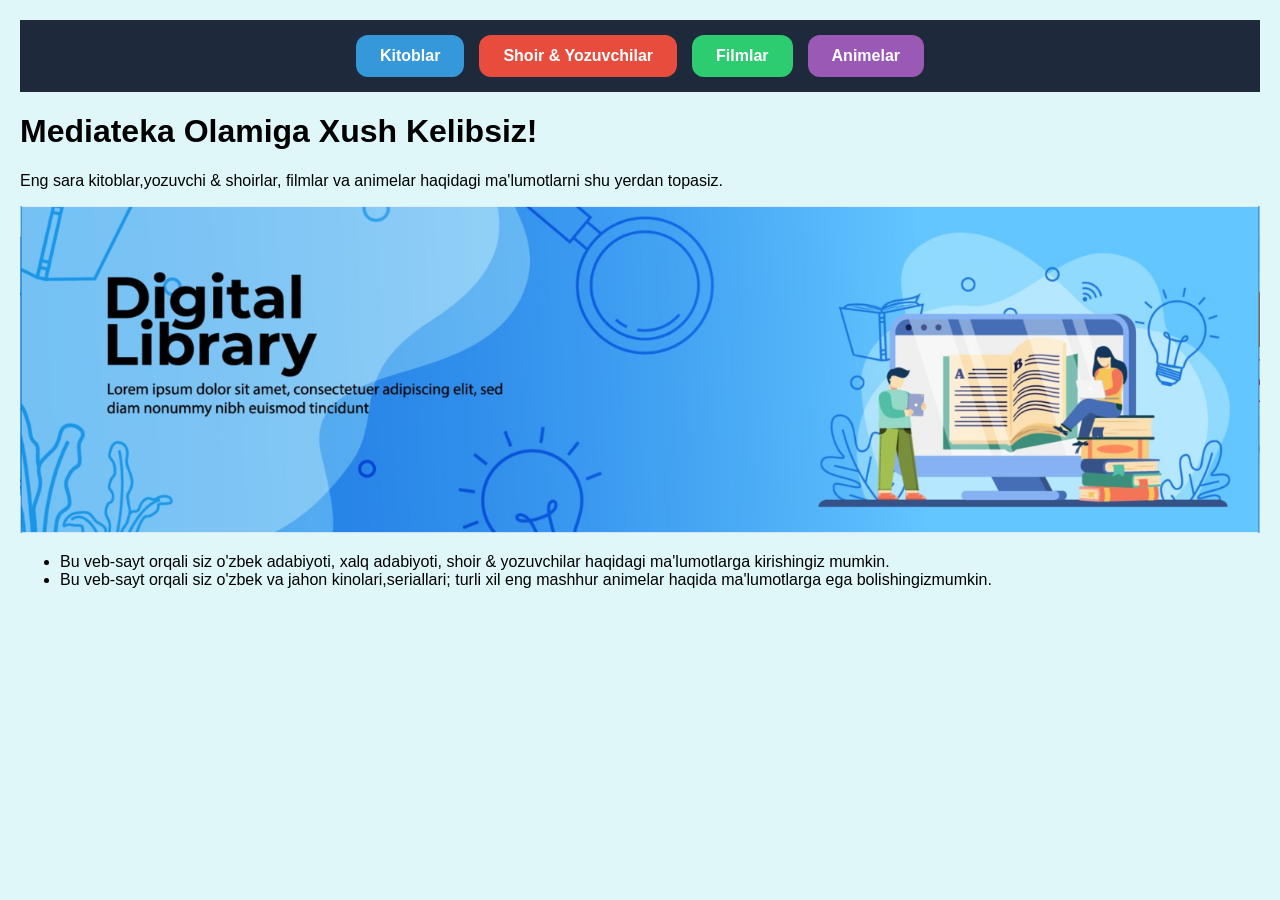
<file: index.html>
<!DOCTYPE html>
<html>

<head>
    <title>Mediateka.com</title>
    <link rel="stylesheet" href="dizayn.css">
</head>

<body>
<nav class="navbar">
  <a href="kitob.html" class="nav-btn kitoblar">Kitoblar</a>
  <a href="shoir.html" class="nav-btn shoirlar">Shoir & Yozuvchilar</a>
  <a href="film.html" class="nav-btn filmlar">Filmlar</a>
  <a href="anime.html" class="nav-btn animelar">Animelar</a>
</nav>

<header class="hero">
  <h1>Mediateka Olamiga Xush Kelibsiz!</h1>
  <p>Eng sara kitoblar,yozuvchi & shoirlar, filmlar va animelar haqidagi ma'lumotlarni shu yerdan topasiz.</p>
 <img src="rasmlar/mediateka.jpg" width=100%;>
 <p> <ul><li> Bu veb-sayt orqali siz o'zbek adabiyoti, xalq adabiyoti, shoir & yozuvchilar haqidagi ma'lumotlarga kirishingiz mumkin.</li>
<li>Bu veb-sayt orqali siz o'zbek va jahon kinolari,seriallari; turli xil eng mashhur animelar haqida ma'lumotlarga ega bolishingizmumkin.</li></p>
</header>
</body></html>
</file>
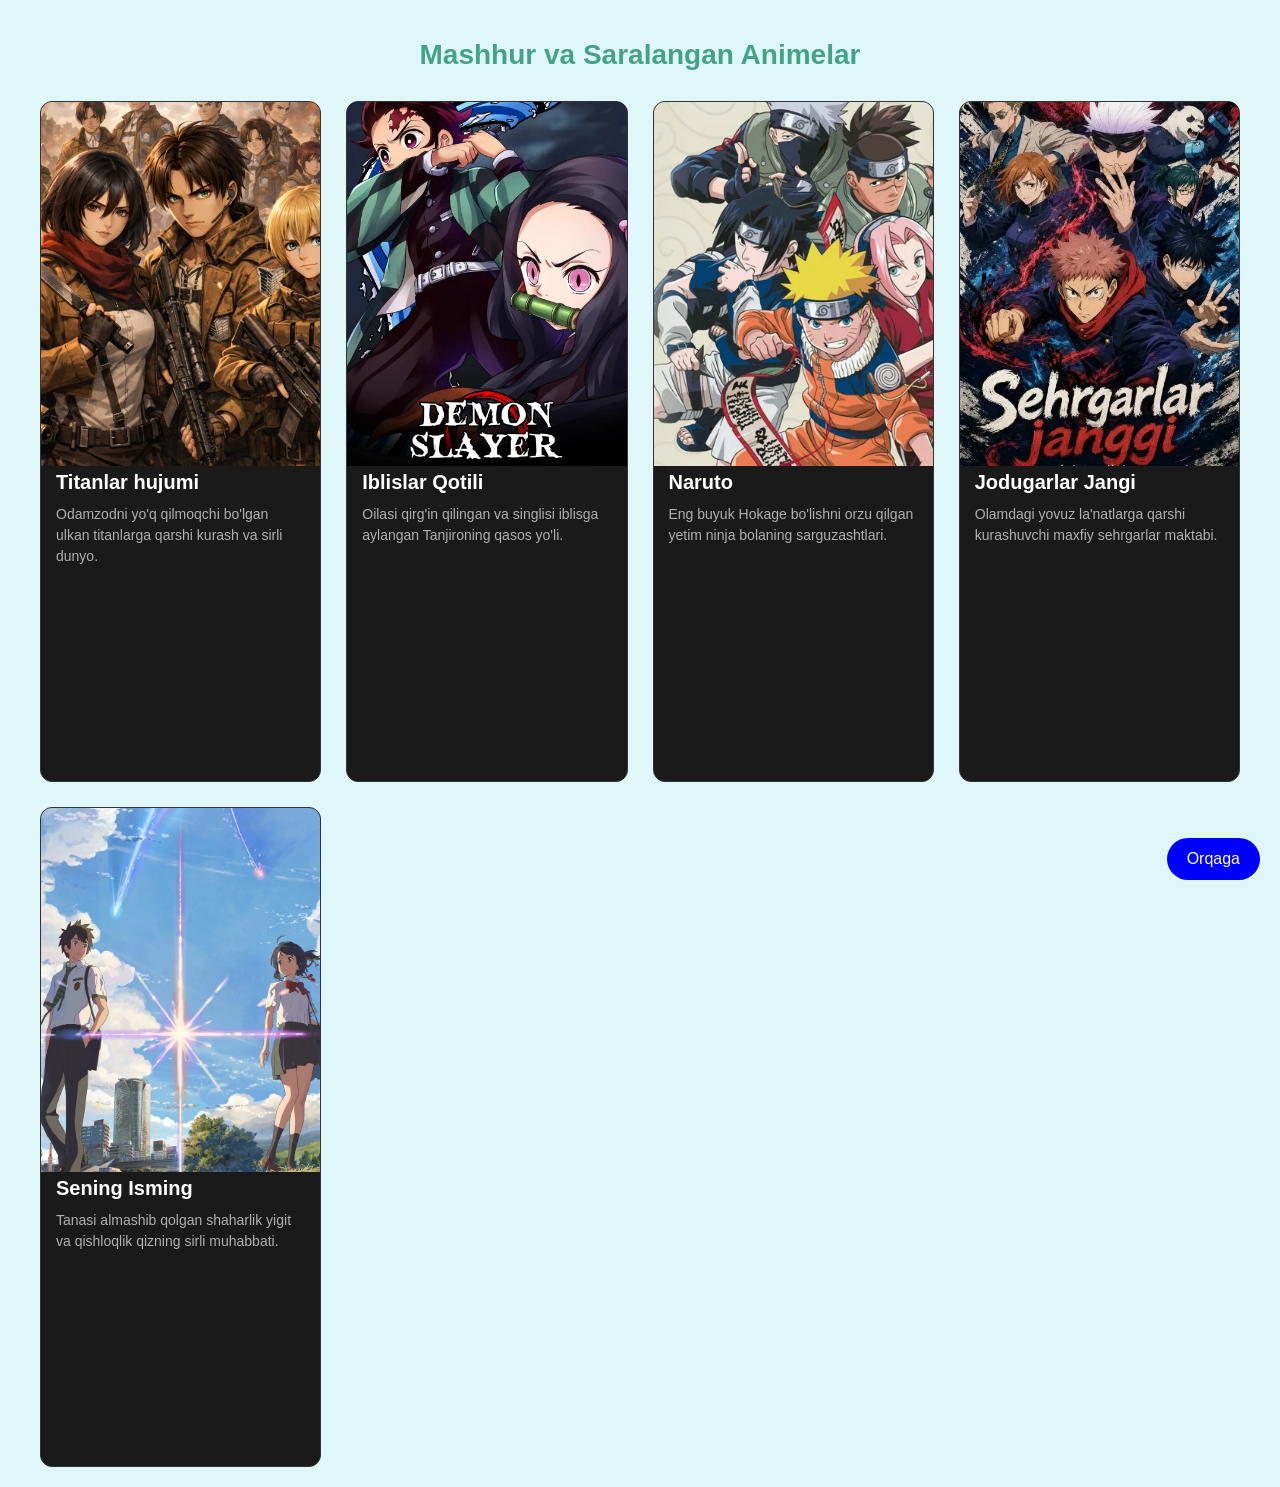
<file: anime.html>
<!DOCTYPE html>
<html lang="uz">
<head>
    <meta charset="UTF-8">
    <meta name="viewport" content="width=device-width, initial-scale=1.0">
    <title>Top Animelar</title>
    <link rel="stylesheet" href="dizayn.css">
</head>
<body class="anime-body">

    <h1 class="anime-title">Mashhur va Saralangan Animelar</h1>

    <!-- Animelar Grid konteyneri -->
    <div class="anime-grid">

        <!-- 1-Anime -->
        <div class="anime-card">
            <div>
                <img src="rasmlar/attack.jpg" alt="Attack on Titan" class="anime-img">
                <div class="anime-content">
                    <h3>Titanlar hujumi</h3>
                    <p>Odamzodni yo'q qilmoqchi bo'lgan ulkan titanlarga qarshi kurash va sirli dunyo.</p>
                </div>
            </div>
            <div class="anime-video">
                <iframe src="https://www.google.com/goto?url=CAESXQHrOzAVLEzM0EqwbL8PSbQzCQNRnVqohbWt4xJsdcsrI3VDag_I1VY_Ft5GieiFIiADctHbh9YpEhIeCgl9_fEb3MY8tUQr9S0_gb5aHNe9IH7uZT2TRUzy-jVj1Q" title="Aot short" allowfullscreen></iframe>
            </div>
        </div>

        <!-- 2-Anime -->
        <div class="anime-card">
            <div>
                <img src="rasmlar/demon.jpg" alt="Demon Slayer" class="anime-img">
                <div class="anime-content">
                    <h3>Iblislar Qotili</h3>
                    <p>Oilasi qirg'in qilingan va singlisi iblisga aylangan Tanjironing qasos yo'li.</p>
                </div>
            </div>
            <div class="anime-video">
                <iframe src="https://mover.uz/watch/lKidIXoY?start=2" title="Demon Slayer Short" allowfullscreen></iframe>
            </div>
        </div>

        <!-- 3-Anime -->
        <div class="anime-card">
            <div>
                <img src="rasmlar/naruto.jpg" alt="Naruto" class="anime-img">
                <div class="anime-content">
                    <h3>Naruto</h3>
                    <p>Eng buyuk Hokage bo'lishni orzu qilgan yetim ninja bolaning sarguzashtlari.</p>
                </div>
            </div>
            <div class="anime-video">
                <iframe src="https://mover.uz/watch/9Amm5Gcd" title="Naruto Short" allowfullscreen></iframe>
            </div>
        </div>

        <!-- 4-Anime -->
        <div class="anime-card">
            <div>
                <img src="rasmlar/sehrgarlar.jpg" alt="Jujutsu Kaisen" class="anime-img">
                <div class="anime-content">
                    <h3>Jodugarlar Jangi</h3>
                    <p>Olamdagi yovuz la'natlarga qarshi kurashuvchi maxfiy sehrgarlar maktabi.</p>
                </div>
            </div>
            <div class="anime-video">
                <iframe src="https://mover.uz/watch/a0e8YjOn?start=455" title="Jujutsu Kaisen Short" allowfullscreen></iframe>
            </div>
        </div>

        <!-- 5-Anime -->
        <div class="anime-card">
            <div>
                <img src="rasmlar/yourname.jpg" alt="Your Name" class="anime-img">
                <div class="anime-content">
                    <h3>Sening Isming</h3>
                    <p>Tanasi almashib qolgan shaharlik yigit va qishloqlik qizning sirli muhabbati.</p>
                </div>
            </div>
            <div class="anime-video">
                <iframe src="https://www.google.com/goto?url=CAESVwHrOzAVzKU8aTdWZz1jUAUZHIcg82ra6Mumzv2NjPCPZLoGcb4kEqoBshY2Y38ClRetQHkWtn0MLeeUE7Iz5jNGkmvi-JVfV_2VGhBod4yHD0mGV6bZqQ" title="Sening isming Short" allowfullscreen></iframe>
            </div>
        </div>

    </div>

    <!-- Orqaga tugmasi -->
    <a href="index.html" class="back-btn">Orqaga</a>

</body>
</html>
</file>
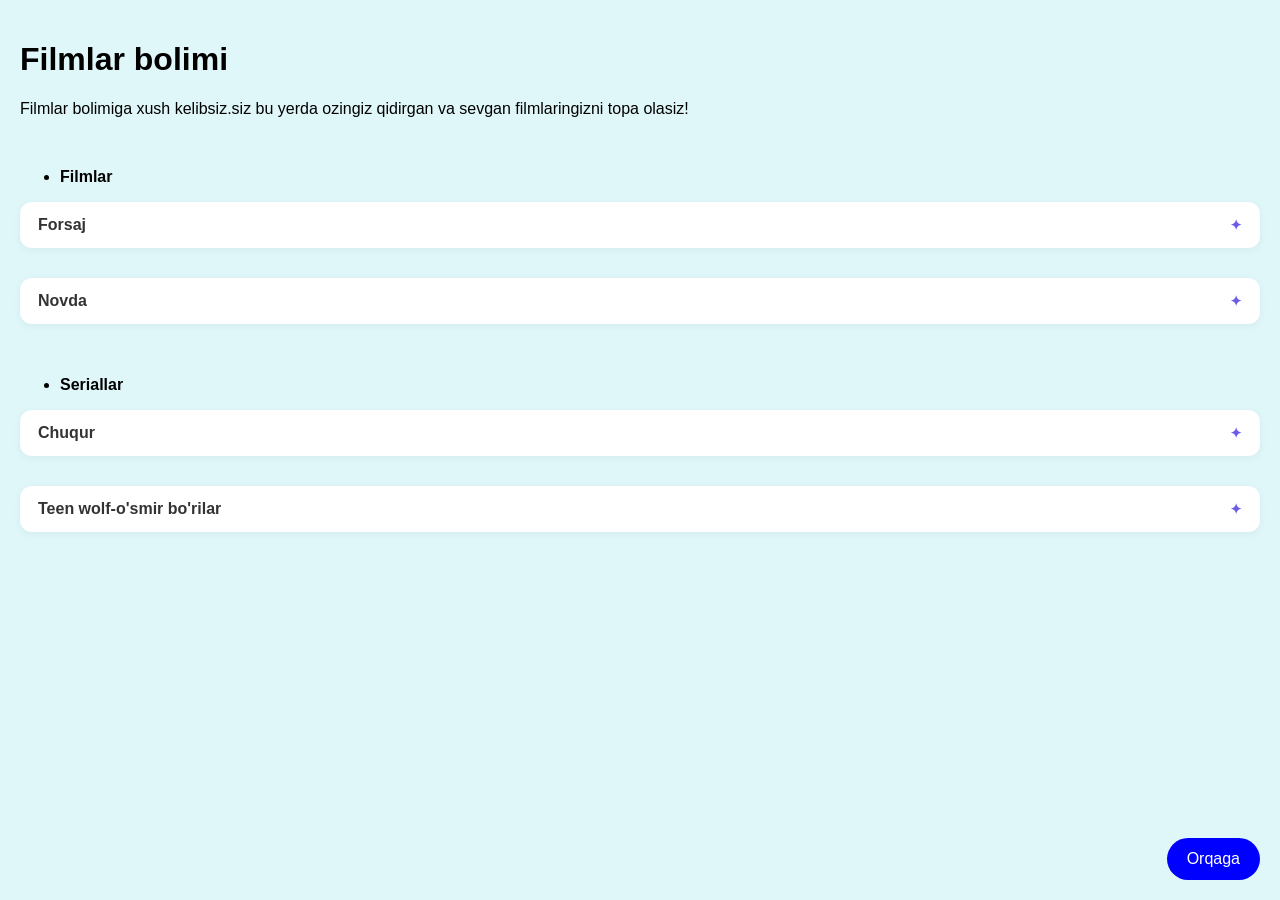
<file: film.html>
<!DOCTYPE html>
<html>

  <head>
<title>Filmlar</title>
<link rel="stylesheet" href="dizayn.css">
</head>
<body>
    <h1>Filmlar bolimi</h1>
    <p>Filmlar bolimiga xush kelibsiz.siz bu yerda ozingiz qidirgan va sevgan filmlaringizni topa olasiz!</p><br>
    <ul>
    <li><strong>Filmlar</strong></li>
      </ul>
    
    <details class="custom-details"><summary>Forsaj</summary><div class="details-content">
    <br>
    <img src="rasmlar/forsaj.jpg" alt="Forsaj - AQSH filmi" class="rasm-kichik">
    
      <p><b>Tavsif:</b> Forsaj (Fast & Furious) — Tezlik, Adrenalin va Oila Tarixi</p>
      <p>🎬 Film haqida qisqacha:</p>
      <ul>
    
      <li>Janr: Ekshn, jangari, triller, kriminal</li>
      <li>	Birinchi qism chiqqan yil: 2001</li>
      <li>Rejissyor (asosiy): Rob Koen (birinchi qism), Justin Lin, James Wan va boshqalar.</li>
      <li>Bosh rollarda: Vin Diesel (Dominik Toretto), Paul Walker (Brayan O'Conner), Michelle Rodriguez, Jordana Brewster va boshqa Gollivud yulduzlari.
    </li></ul><p>
        📖 Qisqacha mazmuni:
        Barchasi Los-Anjeles ko'chalarida yashirincha o'tkaziladigan shiddatli ko'cha poygalari va tunda sodir bo'ladigan yuk mashinalari o'g'irligini tekshirish uchun yuborilgan yosh politsiya xodimi Brayan O'Conner'ning sirli ravishda poygachilar guruhiga kirib borishi bilan boshlanadi.
        Guruh yetakchisi Dominik Toretto bilan tanishuv ularni oddiy dushmanlikdan qondosh-qarindoshdek yaqin bo'lgan "Oila"ga aylantiradi. Vaqt o'tishi bilan film oddiy ko'cha poygalaridan chiqib, butun dunyoni xavfdan qutqaradigan shiddatli maxfiy operatsiyalar, aql bovar qilmas kaskadyorlik namoyishlari va shaxsiy dramalarga boy global franshizaga aylandi.
          </p>
          <h4><a href="https://uzmovi.com" target="_blank">Forsaj (Filmga o'tish)</a></h4>
        <video width="560" height="315" controls>
            <source src="rasmlar/forsaj-treyler.mp4" type="video/mp4">
            Sizning brauzeringiz videoni qo'llab-quvvatlamaydi.
        </video>
          </div></details>
        
        
        <br>
        <details class="custom-details"><summary>Novda</summary><div class="details-content">
        <br>
        <img src="rasmlar/novda.jpg" alt="Novda - Milliy filmi" class="rasm-kichik">
<p><b>Tavsif:</b>Novda — Hayotiy quvonch, ilk muhabbat va bolalik tarovati
  🎬 Film haqida qisqacha:</p><ul>
<li>Janr: Komediya, melodrama</li>
<li>Chiqqan yili: 2015 (rasmiy premyera)</li>
<li>Rejissyor va ssenariy muallifi: Zulfiqor Musoqov</li>
<li>Bosh rollarda: Gʻofurjon Isaxonov, Rahshona Shodieva, Shahzoda Matchonova, Husan Sharipov, Raʼno Zokirova, Xayrulla Saʼdiyev, Mirza Azizov va boshqalar.</li></ul><p>
📖 Qisqacha mazmuni: 
Film voqealari O'zbekistonning sokin va fayzli qishloqlaridan birida bo'lib o'tadi. Markazda yoshlarning sof tuyg'ulari, ilk muhabbati, kattalar olamiga qo'yayotgan ilk qadamlari va qishloq hayotining o'ziga xos qiziqarli, quvnoq lahzalari aks etadi. 
Zulfiqor Musoqovga xos bo'lgan o'zgacha iliqlik va samimiyat filmning har bir kadrida sezilib turadi. Unda nafaqat yoshlarning sevgi sarguzashtlari, balki ota-onalarga hurmat, vatanga muhabbat, qo'shnichilik madaniyati va insoniylik kabi qadriyatlar yorqin va ta'sirchan tarzda ochib berilgan.
  </p>
<h4><a href="https://uzmovi.com" target="_blank">Novda (Filmga o'tish)</a></h4>
<video width="560" height="315" controls>
    <source src="rasmlar/Novda-treyler.mp4" type="video/mp4">
    Sizning brauzeringiz videoni qo'llab-quvvatlamaydi.
</video>
</div></details>
  


<ul>
<br><br>
  <li><strong>Seriallar</strong></li></ul>
<details class="custom-details"><summary>Chuqur</summary><div class="details-content">
<br>
<img src="rasmlar/chuqur.jpg" alt="Chuqur - Turk seriali" class="rasm-kichik">

<p><b>Tavsif:</b> Chuqur (Çukur) — Kuch, Qonun-qoida va Mahalla Uchun Kurash
  🎬 Serial haqida qisqacha:</p><ul><li>
Janr: Ekshn, drama, kriminal, triller</li>
<li>Chiqqan yili: 2017 – 2021 (4 fasol)</li>
<li>Mamlakat: Turkiya</li>
	<li>Bosh rollarda: Aras Bulut İynemli (Yamaç Koçovalı), Erkan Kolçak Köstendil (Vartolu Sadettin), Perihan Savaş, Necip Memili va boshqalar</li></ul><p>
📖 Qisqacha mazmuni:
Istanbulning eng xavfli va qadimiy tumanlaridan biri bo'lgan "Chuqur" o'z qonun-qoidalari bilan yashaydi. Bu hududni yillar davomida qudratli Ko'chovalilar oilasi
boshqarib keladi. Ularning asosiy qoidasi — "Chuqurda giyohvand moddalarga ruxsat berilmaydi!"
Ammo bir kuni tuman tashqarisidan chiqqan yangi va shafqatsiz guruh Ko'chovalilar hokimiyatini ag'darishga va bu qoidani buzishga urinadi. Shunda o'zining oilaviy biznesi — kriminal olamdan uzoqda, kimyo o'qituvchisi va musiqachi bo'lib yashashni istagan kenja o'g'il Yamaç Ko'chovali tug'ilib o'sgan mahallasini va oilasini qutqarish uchun ortga qaytishga majbur bo'ladi. Shu tariqa shiddatli to'qnashuvlar, sadoqat, xiyonat va oilaviy rishtalarga qurilgan epik kurash boshlanadi.
 </p>
<br>
  <h4><a href="https://uzmovi.com" target="_blank">Chuqur (Filmga o'tish)</a></h4>
<video width="560" height="315" controls>
    <source src="rasmlar/chuqur-treyler.mp4" type="video/mp4">
    Sizning brauzeringiz videoni qo'llab-quvvatlamaydi.
</video
      </div></details>
  



<br>
<details class="custom-details"><summary>Teen wolf-o'smir bo'rilar</summary><div class="details-content">
    <br>
    <img src="rasmlar/Teen.jpg" alt="O'smir bo'rilar - AQSH seriali" class="rasm-kichik">

    <p><b>Tavsif:</b>O'smir bo'rilar (Teen Wolf) — Mistik Sir-asrorlar, Do'stlik va Bo'rilar Dunyosi
      🎬 Serial haqida qisqacha:</p><ul><li>
    Janr: Fantastika, drama, triller, mistika</li>
    <li>
    Chiqqan yili: 2011 – 2017 (6 fasol)</li>
    <li>
    Mamlakat: AQSh
      </li><li>
    Bosh rollarda: Tyler Posey (Skott Makkol), Dylan O'Brien (Staylz Stilinski), Crystal Reed, Holland Roden, Tyler Hoechlin va boshqalar.
      </li></ul>
    <p>
    📖 Qisqacha mazmuni:
    Bosh qahramon Skott Makkol — Beikon-Hills o'rta maktabining oddiy, unchalik mashhur bo'lmagan o'quvchisi. Bir kuni u do'sti Staylz bilan birgalikda o'rmonda politsiya izlayotgan jasadni qidirib yurib, noma'lum yirtqich hayvon hujumiga uchraydi va tishlab ketiladi. Shundan so'ng Skottda g'ayritabiiy o'zgarishlar sezila boshlaydi: uning eshitish va ko'rish qobiliyati keskin oshadi, jismoniy kuchi ortadi va u bo'ri-odamga (lirikantropga) aylanganini tushunib yetadi.
    Endi Skott bir tomondan o'smirlik davridagi muammolar, maktabdagi sevgi va imtihonlar bilan kurashsa, ikkinchi tomondan o'zining yangi tabiatini jilovlashni o'rganishi kerak. Uning eng yaqin do'sti Staylz har qadamda unga yordam beradi. Vaqt o'tishi bilan ularning shaharchasida turli xil xavfli maxluqlar, ovchilar va qadimiy sirlar paydo bo'lib, butun jamoani xavf ostiga qo'yadi.</p>
<br>
<h4><a href="https://uzmovi.com" target="_blank">Teen wolf (Filmga o'tish)</a></h4>
<video width="560" height="315" controls>
    <source src="rasmlar/teen-treyler.mp4" type="video/mp4">
      Sizning brauzeringiz videoni qo'llab-quvvatlamaydi.

      </video>
</div>
</details>

<!-- Orqaga tugmasi -->
<a href="index.html" class="back-btn">Orqaga</a>

</body></html>
</file>
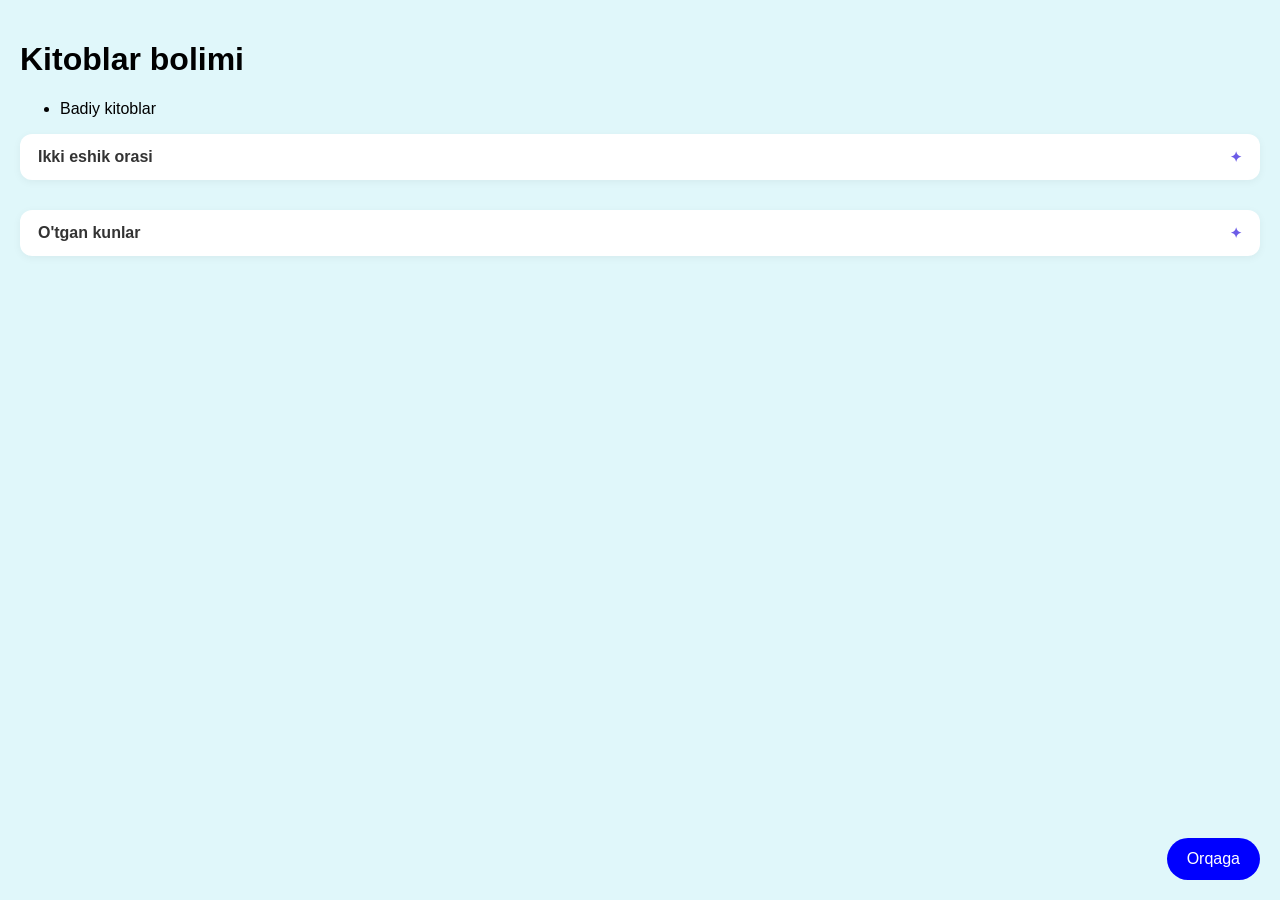
<file: kitob.html>
<!DOCTYPE html> 
<html>
<head>
    <title>Kitoblar</title>
    <link rel="stylesheet" href="dizayn.css"> </head>
<body>
    <h1>Kitoblar bolimi</h1>
    <ul>
        <li>Badiy kitoblar</li>
    </ul>
    <details class="custom-details">
        <summary>Ikki eshik orasi</summary>
      <div class="details-content">
<br>
   <img src="rasmlar/2eshik.jpg" alt="Ikki eshik orasi"  class="rasm-kichik">
    <p>Ikki eshik orasi — Inson taqdiri, Sabr va O'tkinchi Dunyo
        📚 Kitob haqida qisqacha:</p><ul><li>
            Janr: Roman, dramatik nasr</li>
            <li>
            Muallif: O'tkir Hoshimov
              </li><li>
            Yozilgan yili: 1986
              </li><li>
            Asosiy qahramonlar: Usmon shoir, Robiya, Muattar, Anvar va boshqalar.
              </li></ul><p>
            📖 Qisqacha mazmuni:
            Asar nomi bejizga "Ikki eshik orasi" deb atalmagan. Muallif bu ibora orqali insonning tug'ilish (dunyoga kelish eshigi) va o'lim (bu foniyni tark etish eshigi) oralig'idagi qisqa, ammo sinovlarga boy hayot yo'lini nazarda tutadi.
            
                 Roman markazida Ikkinchi jahon urushi va undan keyingi og'ir yillarni boshidan kechirgan oddiy o'zbek xalqining hayoti, taqdiri va fojialari turli qahramonlar misolida ochib beriladi. Asar bosh qahramoni Usmon shoir boshidan kechirgan mashaqqatlar, urush keltirgan kulfatlar, sadoqat va xiyonat, mehr-oqibat va adolat kabi abadiy mavzular kitobxonni befarq qoldirmaydi. Har bir sahifasi insonni hayot haqida jiddiy mulohaza yuritishga majbur qiladi.</p>
                 
            <a href="https://ziyouz.uz/kutubxona/category/o-zbek-mumtoz-adabiyoti" target="_blank">Kitobni yuklab olish (Ziyouz)</a>
                    </div>
                </details>
                <br>
                
    <details class="custom-details">
         <summary>O'tgan kunlar</summary>
         <div class="details-content">
          <img src="rasmlar/otgankun.jpg" alt="O'tgan kunlar" class="rasm-kichik"> 
                    
                    <p>O'tkan kunlar — O'zbek adabiyotining durdona asari va fojiali muhabbat
                        📚 Kitob haqida qisqacha:</p><ul><li>
                Janr: Tarixiy romanning boshlang'ichi, drama, muhabbat romani
                   </li><li>
                Muallif: Abdulla Qodiriy
                   </li><li>
                Yozilgan/Nashr etilgan yili: 1922-yil ("Musavwir" jurnalida e'lon qila boshlangan)
                   </li><li>
                Asosiy qahramonlar: Otabek, Kumushbibi, Zaynab, Yusufbek hoji, Mirzaboshi va boshqalar.
                   </li></ul><p>
                📖 Qisqacha mazmuni:
                Roman voqealari XIX asrning ikkinchi yarmida, Qo'qon xonligida sodir bo'ladi. Asar markazida ziyoli, o'qimishli va mard yigit Otabek bilan go'zal,oqila hamda beg'ubor qiz Kumushbibining sof muhabbati yotadi.

                Tarixiy murakkab davr, siyosiy intrikalar, turli tabaqali qoidalar va eng achinarlisi — oiladagi tushunmovchiliklar hamda rashk tufayli bu ikki sevishganning taqdiri fojia bilan yakunlanadi. Roman o'sha davrdagi Turkiston hayoti, urf-odatlar, amaldorlarning xiyonatlari va xalqning ijtimoiy ahvolini ham juda haqqoniy va ta'sirchan ochib beradi.</p>
             <a href="https://ziyouz.uz/kutubxona/category/o-zbek-mumtoz-adabiyoti" target="_blank">Kitobni yuklab olish (Ziyouz)</a> <br>
                     </div>
                       </details>
                       <a href="index.html" class="back-btn">Orqaga</a>
</body>   </html>
</file>
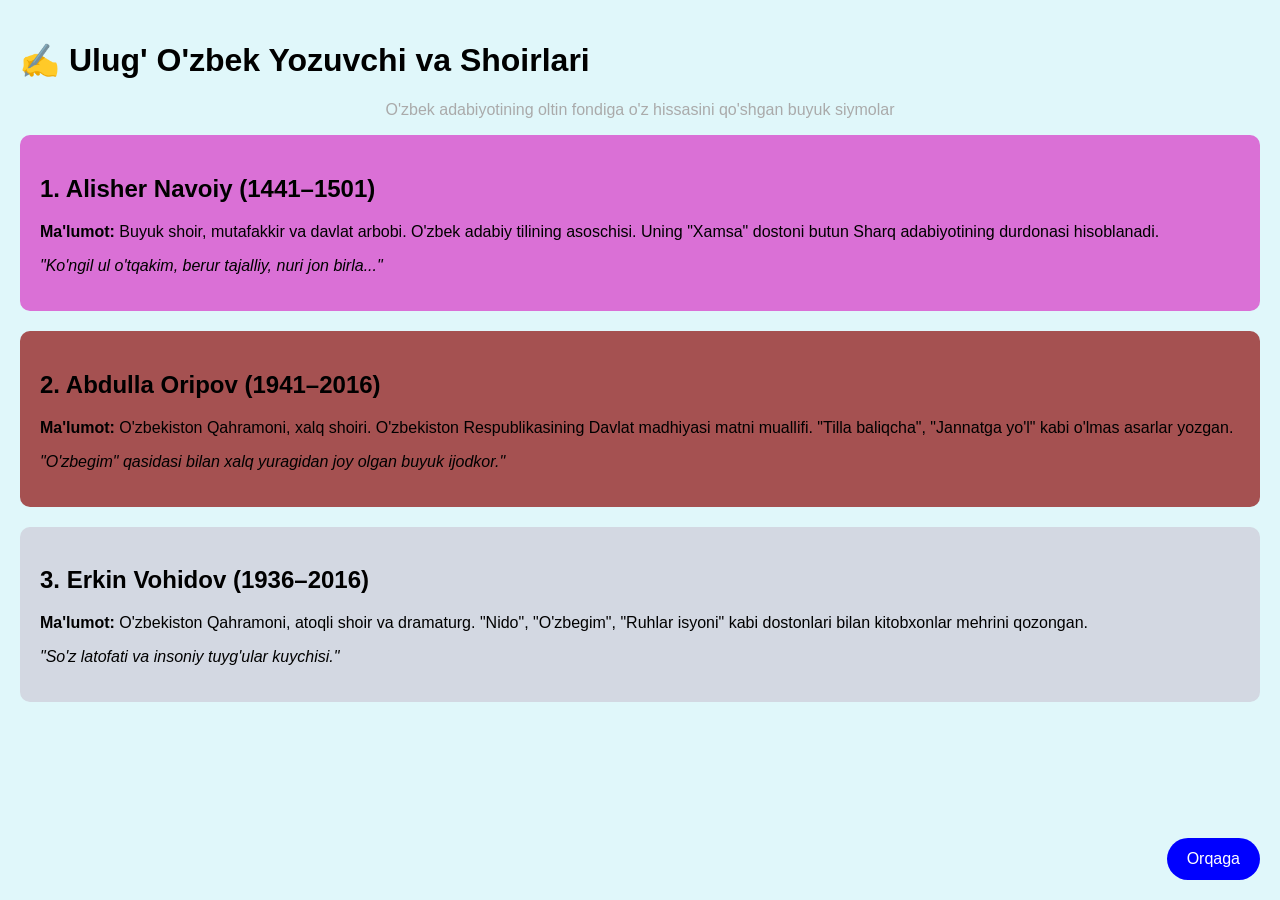
<file: shoir.html>
<!DOCTYPE html>
<html lang="uz">
<head>
    <meta charset="UTF-8">
    <meta name="viewport" content="width=device-width, initial-scale=1.0">
    <title>Shoirlar va Yozuvchilar</title>
    <link rel="stylesheet" href="dizayn.css">
</head>
<body>

    <h1>✍️️ Ulug' O'zbek Yozuvchi va Shoirlari</h1>
    <p style="text-align: center; color: #aaa;">O'zbek adabiyotining oltin fondiga o'z hissasini qo'shgan buyuk siymolar</p>

   
    <div style="background: orchid; padding: 20px; border-radius: 10px; margin-bottom: 20px;">
        <h2>1. Alisher Navoiy (1441–1501)</h2>
        <p><b>Ma'lumot:</b> Buyuk shoir, mutafakkir va davlat arbobi. O'zbek adabiy tilining asoschisi. Uning "Xamsa" dostoni butun Sharq adabiyotining durdonasi hisoblanadi.</p>
        <p><i>"Ko'ngil ul o'tqakim, berur tajalliy, nuri jon birla..."</i></p>
    </div>

   
    <div style="background: #a55151; padding: 20px; border-radius: 10px; margin-bottom: 20px;">
        <h2>2. Abdulla Oripov (1941–2016)</h2>
        <p><b>Ma'lumot:</b> O'zbekiston Qahramoni, xalq shoiri. O'zbekiston Respublikasining Davlat madhiyasi matni muallifi. "Tilla baliqcha", "Jannatga yo'l" kabi o'lmas asarlar yozgan.</p>
        <p><i>"O'zbegim" qasidasi bilan xalq yuragidan joy olgan buyuk ijodkor."</i></p>
    </div>

   
    <div style="background: #d3d8e2; padding: 20px; border-radius: 10px; margin-bottom: 20px;">
        <h2>3. Erkin Vohidov (1936–2016)</h2>
        <p><b>Ma'lumot:</b> O'zbekiston Qahramoni, atoqli shoir va dramaturg. "Nido", "O'zbegim", "Ruhlar isyoni" kabi dostonlari bilan kitobxonlar mehrini qozongan.</p>
        <p><i>"So'z latofati va insoniy tuyg'ular kuychisi."</i></p>
    </div>

    <a href="index.html" class="back-btn">Orqaga</a>
    

</body>
</html>
</file>
<file: dizayn.css>
body {                                         /* asosiy body */
    font-family: sans-serif;
    background-color: #e0f7fa;
    color: black;
    margin: 0;
    padding: 20px;
}
/* orqaga tugmasi */
.back-btn {
    position: fixed; 
    bottom: 20px;          
    right: 20px;           
    z-index: 9999;         
    
    background-color: blue;
    color: white;
    padding: 12px 20px;
    text-decoration: none;
    border-radius: 30px;
}


/* Tugmalar joylashuvi uchun k0d */
.buttons-container {
    display: grid;
    grid-template-columns: repeat(2, 275px);
    grid-template-rows: repeat(2, 275px); 
    justify-content: center;                 
    gap: 20px;                               
}
/* Har bir tugmaning o'ziga xos chiroyli dizayni */
.menu-btn {
    color: #773030;
    font-size: 22px;
    font-weight: bold;
    border: none;
    border-radius: 16px;
    cursor: pointer;
    transition: transform 0.2s, box-shadow 0.2s;
    display: flex;
    justify-content: center;
    align-items: center;
    text-decoration: none;
    box-shadow: 0 4px 10px rgba(0,0,0,0.3);
}

.btn-1 {
    background-color: #ff5733; /* 1-tugma rangi */
}

.btn-2 {
    background-color: #3498db; /* 2-tugma rangi */
}

.btn-3 {
    background-color: #2ecc71; /* 3-tugma rangi */
}

.btn-4 {
    background-color: #9b59b6; /* 4-tugma rangi */
}





/* Anime sahifasi uchun zamonaviy dizayn */
.anime-body {
    background-color: #e0f7fa;
    color: white;
    font-family: sans-serif;
    margin: 0;
    padding: 20px;
}

.anime-title {
    text-align: center;
    font-size: 28px;
    margin-bottom: 30px;
    color: #44a387;
}

/* Kartochkalarni to'rsimon (grid) joylashuvi */
.anime-grid {
    display: grid;
    grid-template-columns: repeat(auto-fill, minmax(230px, 1fr));
    gap: 25px;
    max-width: 1200px;
    margin: 0 auto;
}

/* Har bir anime kartochkasi */
.anime-card {
    background: #1a1a1a;
    border-radius: 12px;
    overflow: hidden;
    border: 1px solid #333;
    transition: 0.3s ease;
    display: flex;
    flex-direction: column;
    justify-content: space-between;
}

.anime-card:hover {
    transform: translateY(-8px);
    border-color: #44a387;
    box-shadow: 0 12px 25px rgba(68, 163, 135, 0.25);
}

.anime-img {
    width: 100%;
    height: 350px;
    object-fit: cover;
    transform: scale(1.08);
}

.anime-content {
    padding: 15px;
}

.anime-content h3 {
    margin: 0 0 10px 0;
    font-size: 20px;
}

.anime-content p {
    color: #b0b0b0;
    font-size: 14px;
    line-height: 1.5;
    margin: 0;
}

/* Video/Shorts qismi uchun */
.anime-video {
    padding: 0 15px 15px 15px;
}

.anime-video iframe {
    width: 100%;
    height: 180px;
    border-radius: 8px;
    border: none;
}

.navbar {
  display: flex;
  justify-content: center; 
  align-items: center;
  background-color: #1e293b;
  gap: 15px;               
  padding: 15px;
  margin-bottom: 20px;
}


.nav-btn {
  display: inline-block;
  padding: 12px 24px;
  color: white;
  text-decoration: none;  
  font-weight: bold;
  border-radius: 12px; 
  transition: transform 0.2s, opacity 0.2s;
}

.nav-btn:hover {
  opacity: 0.9;
  transform: translateY(-2px); 
}

.kitoblar { background-color: #3498db; }
.shoirlar { background-color: #e74c3c; }
.filmlar  { background-color: #2ecc71; }
.animelar { background-color: #9b59b6; }


.custom-details {
  background: #ffffff;
  border-radius: 12px;
  margin-bottom: 12px;
  overflow: hidden;
  box-shadow: 0 2px 8px rgba(0, 0, 0, 0.05);
  transition: all 0.3s ease;
}

.custom-details[open] {
  box-shadow: 0 5px 15px rgba(108, 92, 231, 0.2);
}


.custom-details summary {
  padding: 14px 18px;
  font-size: 16px;
  font-weight: 600;
  color: #333;
  cursor: pointer;
  list-style: none;
  display: flex;
  justify-content: space-between;
  align-items: center;
  transition: background 0.2s;
}

.custom-details summary:hover {
  background-color: #f8f9fa;
  color: #6c5ce7;
}


.custom-details summary::after {
  content: '✦';
  font-size: 14px;
  color: #6c5ce7;
  transition: transform 0.3s;
}

.custom-details[open] summary::after {
  transform: rotate(45deg);
}


.rasm-kichik {
  width: 200px;      
  height: auto;        
  object-fit: cover;   
  border-radius: 8px; 
}
#modal-image {
    width: 100%;
    max-width: 350px;
    height: 200px;

    object-fit: cover;
    border-radius: 10px;

    margin-bottom: 15px;
}
</file>
